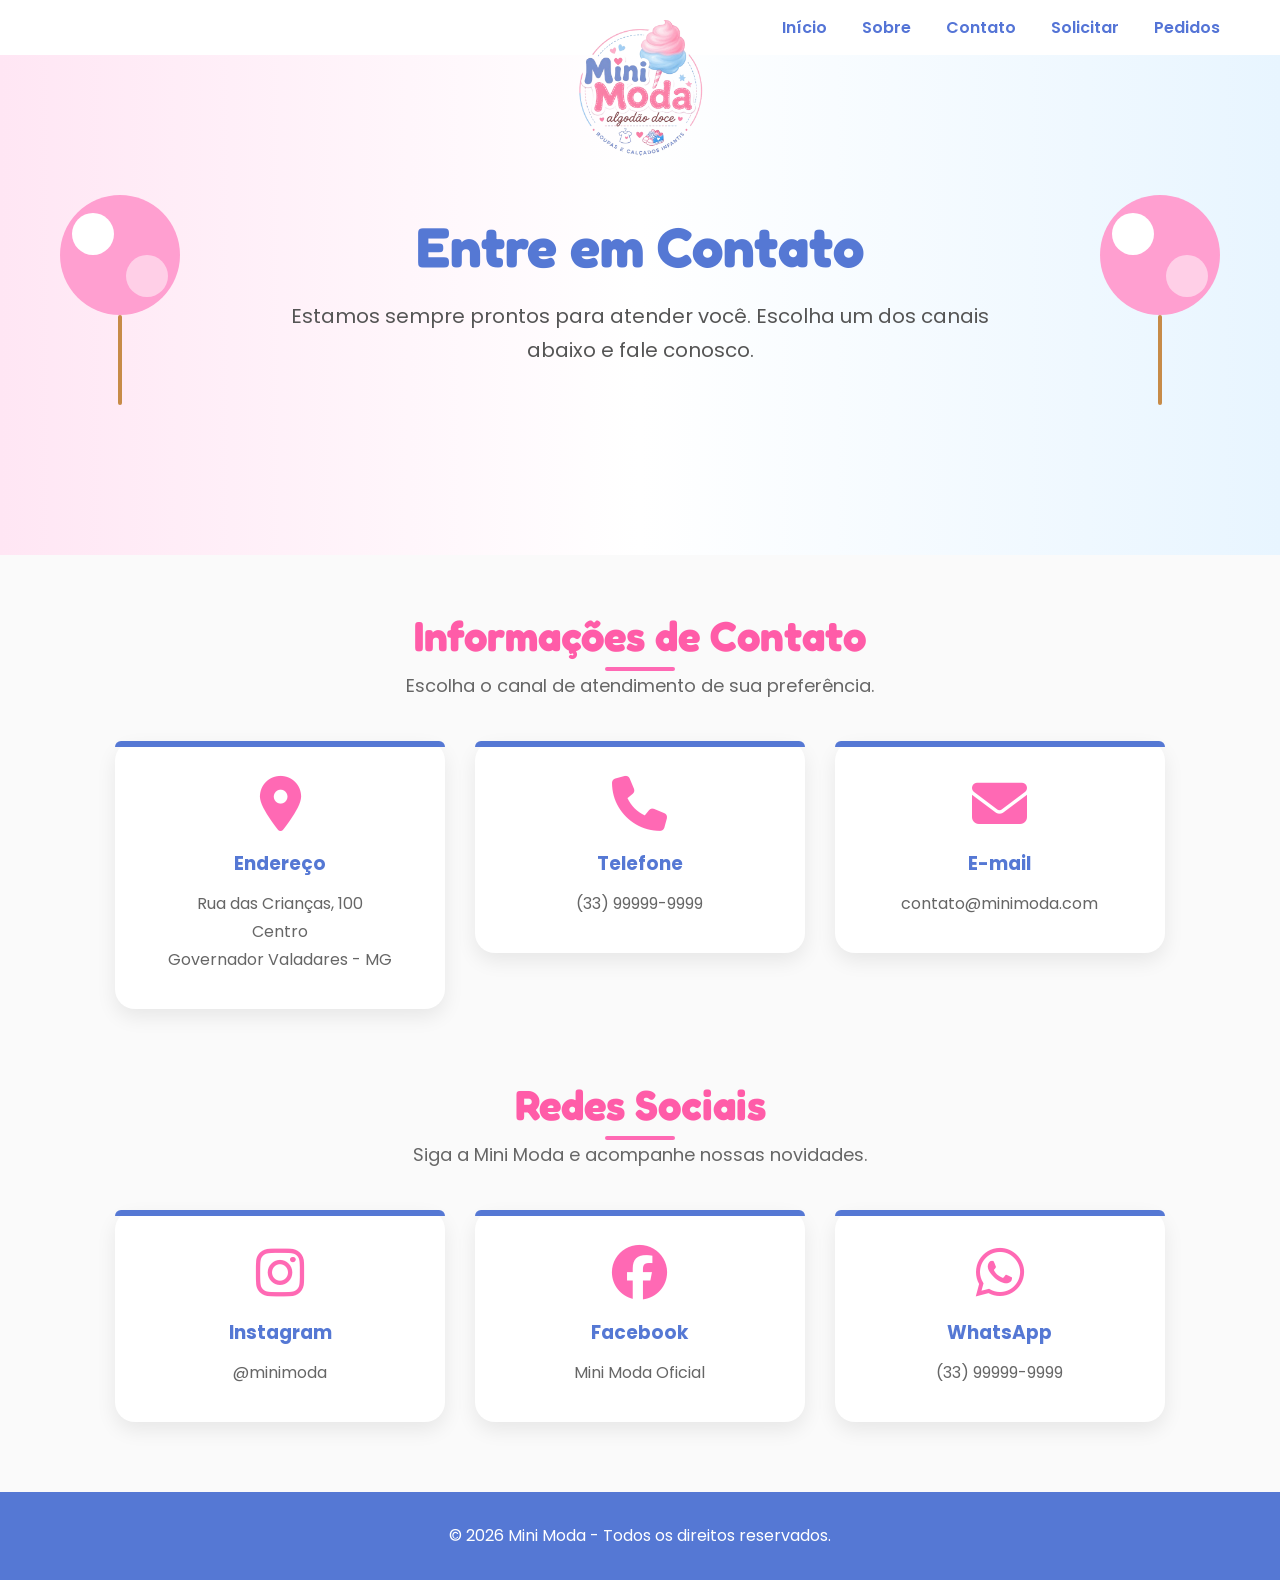
<file: contato.html>
<!DOCTYPE html>
<html lang="pt-BR">

<head>

    <meta charset="UTF-8">
    <meta name="viewport" content="width=device-width, initial-scale=1.0">

    <title>Contato | Mini Moda</title>

    <link rel="stylesheet" href="css/style.css">
    <link rel="stylesheet" href="css/responsive.css">

    <link href="https://fonts.googleapis.com/css2?family=Fredoka:wght@400;500;600&family=Poppins:wght@300;400;500;600&display=swap" rel="stylesheet">

    <link rel="stylesheet"
    href="https://cdnjs.cloudflare.com/ajax/libs/font-awesome/6.7.2/css/all.min.css">

</head>

<body>

<header>

    <div class="logo">
        <img src="img/banner.png" alt="Mini Moda">
    </div>

    <nav>

        <ul>
            <li><a href="index.html">Início</a></li>
            <li><a href="sobre.html">Sobre</a></li>
            <li><a href="contato.html">Contato</a></li>
            <li><a href="formulario.html">Solicitar</a></li>
            <li><a href="pedidos.html">Pedidos</a></li>
        </ul>

    </nav>

</header>
<section class="banner">

    <div class="algodao-esquerdo">
        <div class="palito"></div>
    </div>

    <div class="algodao-direito">
        <div class="palito"></div>
    </div>

    <div class="banner-texto">

        <h1>Entre em Contato</h1>

        <p>
            Estamos sempre prontos para atender você.
            Escolha um dos canais abaixo e fale conosco.
        </p>

    </div>

</section>
<section class="titulo">

    <h2>Informações de Contato</h2>

    <p>Escolha o canal de atendimento de sua preferência.</p>

</section>

<section class="beneficios">

    <a href="https://maps.google.com/?q=Governador+Valadares+MG"
       target="_blank"
       style="text-decoration:none;color:inherit;">

        <div>

            <i class="fa-solid fa-location-dot"></i>

            <h3>Endereço</h3>

            <p>
                Rua das Crianças, 100<br>
                Centro<br>
                Governador Valadares - MG
            </p>

        </div>

    </a>

    <a href="tel:+5533999999999"
       style="text-decoration:none;color:inherit;">

        <div>

            <i class="fa-solid fa-phone"></i>

            <h3>Telefone</h3>

            <p>(33) 99999-9999</p>

        </div>

    </a>

    <a href="mailto:contato@minimoda.com"
       style="text-decoration:none;color:inherit;">

        <div>

            <i class="fa-solid fa-envelope"></i>

            <h3>E-mail</h3>

            <p>contato@minimoda.com</p>

        </div>

    </a>

</section>

<section class="titulo">

    <h2>Redes Sociais</h2>

    <p>Siga a Mini Moda e acompanhe nossas novidades.</p>

</section>

<section class="beneficios">

    <a href="https://instagram.com/minimoda"
       target="_blank"
       style="text-decoration:none;color:inherit;">

        <div>

            <i class="fab fa-instagram"></i>

            <h3>Instagram</h3>

            <p>@minimoda</p>

        </div>

    </a>

    <a href="https://facebook.com"
       target="_blank"
       style="text-decoration:none;color:inherit;">

        <div>

            <i class="fab fa-facebook"></i>

            <h3>Facebook</h3>

            <p>Mini Moda Oficial</p>

        </div>

    </a>

    <a href="https://wa.me/5533999999999"
       target="_blank"
       style="text-decoration:none;color:inherit;">

        <div>

            <i class="fab fa-whatsapp"></i>

            <h3>WhatsApp</h3>

            <p>(33) 99999-9999</p>

        </div>

    </a>

</section>

<footer>

    <p>
        © 2026 Mini Moda - Todos os direitos reservados.
    </p>

</footer>

<script src="js/script.js"></script>

</body>

</html>
</file>
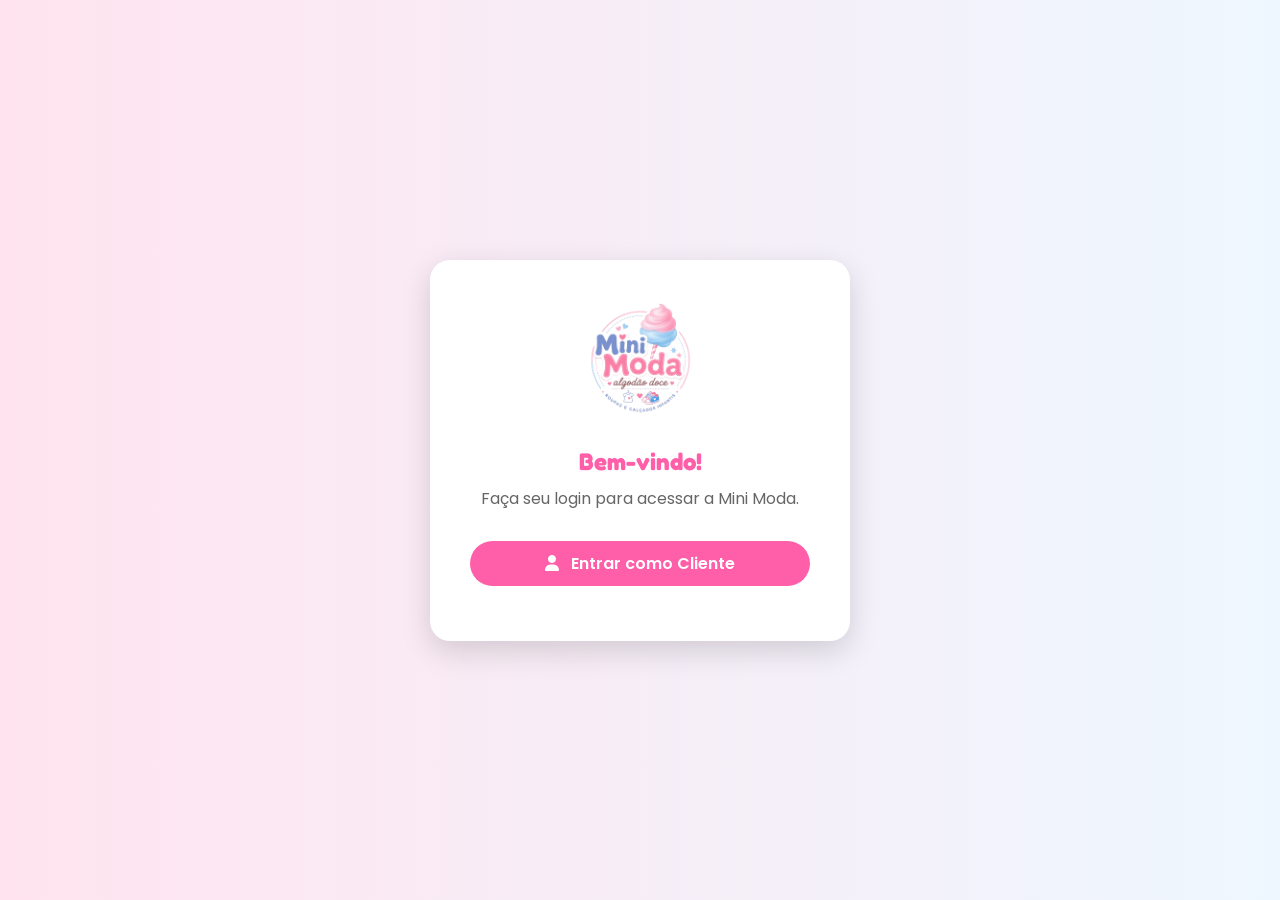
<file: login.html>
<!DOCTYPE html>
<html lang="pt-BR">

<head>

<meta charset="UTF-8">
<meta name="viewport" content="width=device-width, initial-scale=1.0">

<title>Bem-vindo | Mini Moda</title>

<link rel="stylesheet" href="css/style.css">
<link rel="stylesheet" href="css/responsive.css">

<link href="https://fonts.googleapis.com/css2?family=Fredoka:wght@400;600&family=Poppins:wght@300;400;500;600&display=swap" rel="stylesheet">

<link rel="stylesheet"
href="https://cdnjs.cloudflare.com/ajax/libs/font-awesome/6.7.2/css/all.min.css">

</head>

<body>

<section class="login">

    <div class="login-box">

        <img src="img/banner.png" alt="Mini Moda">

        <h1>Bem-vindo!</h1>

        <p>
            Faça seu login para acessar a Mini Moda.
        </p>

        <a href="cliente-login.html" class="btn-login">
            <i class="fa-solid fa-user"></i>
            Entrar como Cliente
        </a>

    </div>

</section>

</body>

</html>
</file>
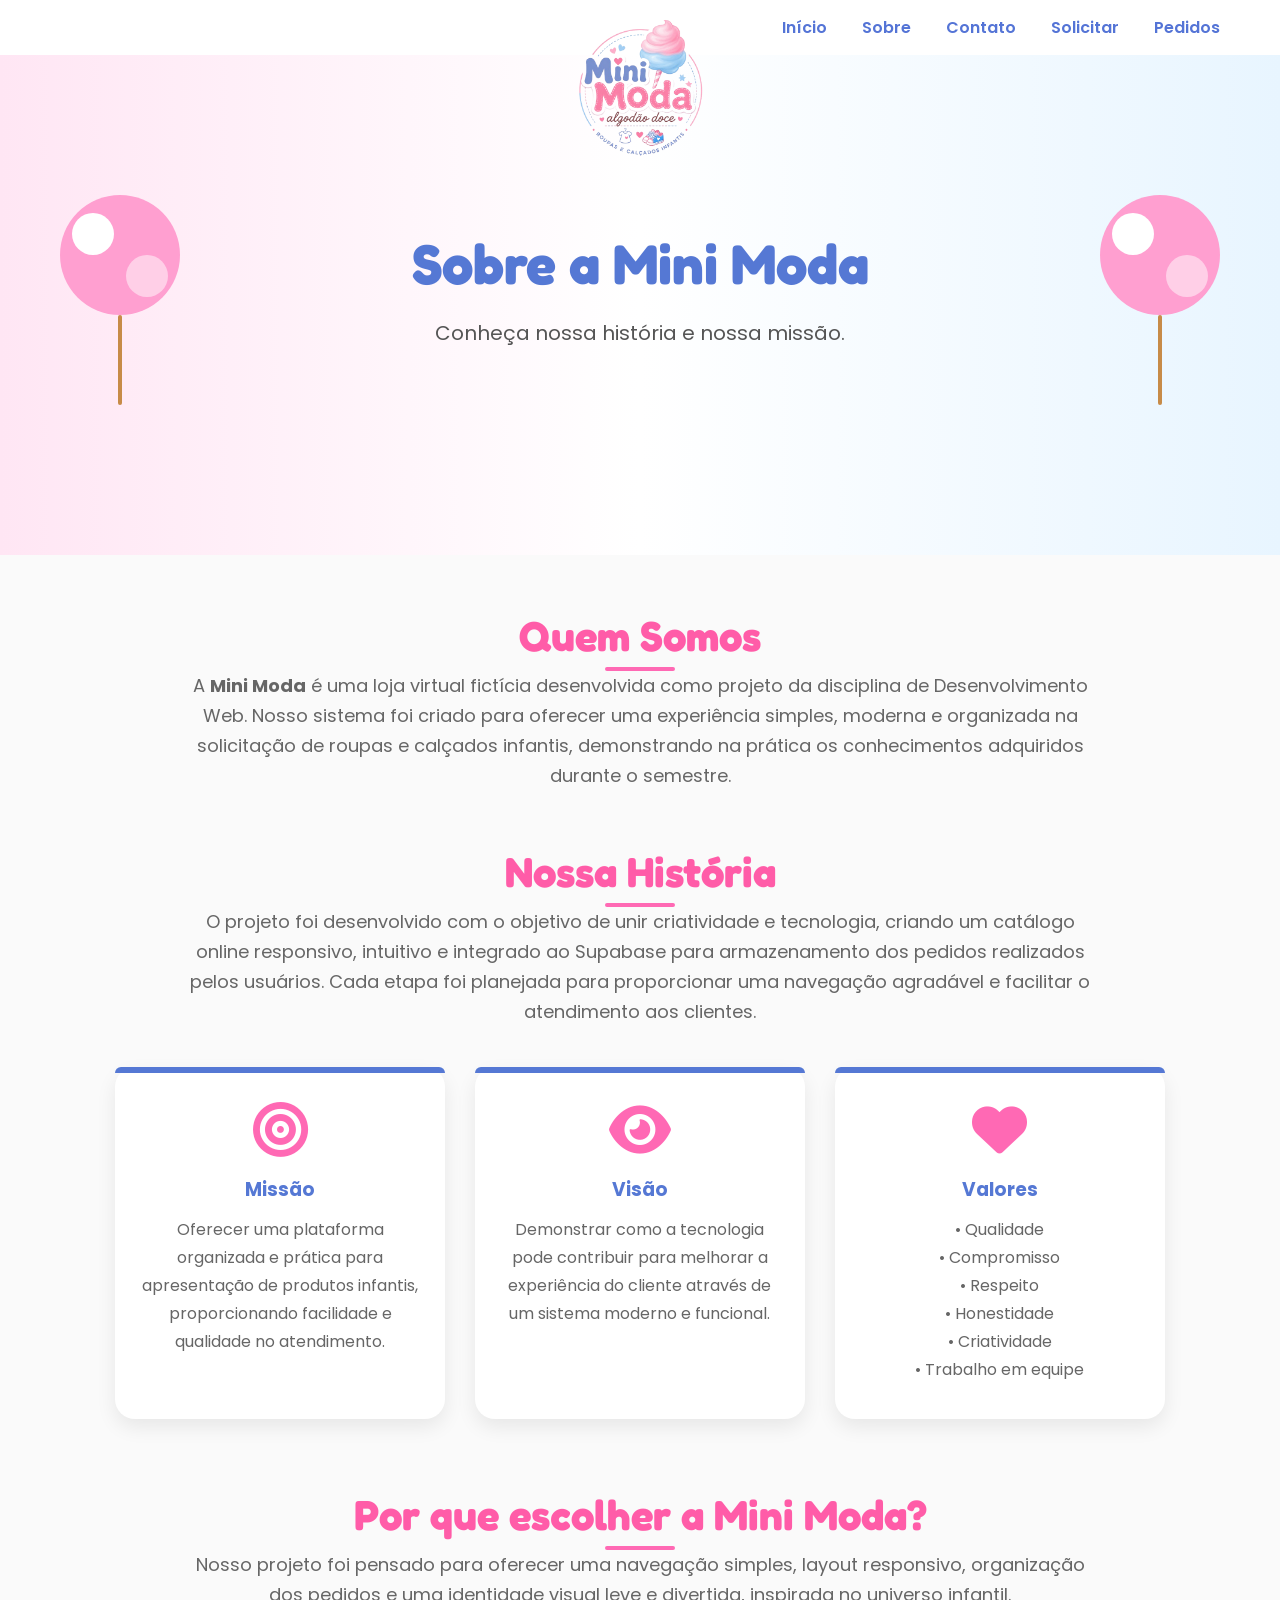
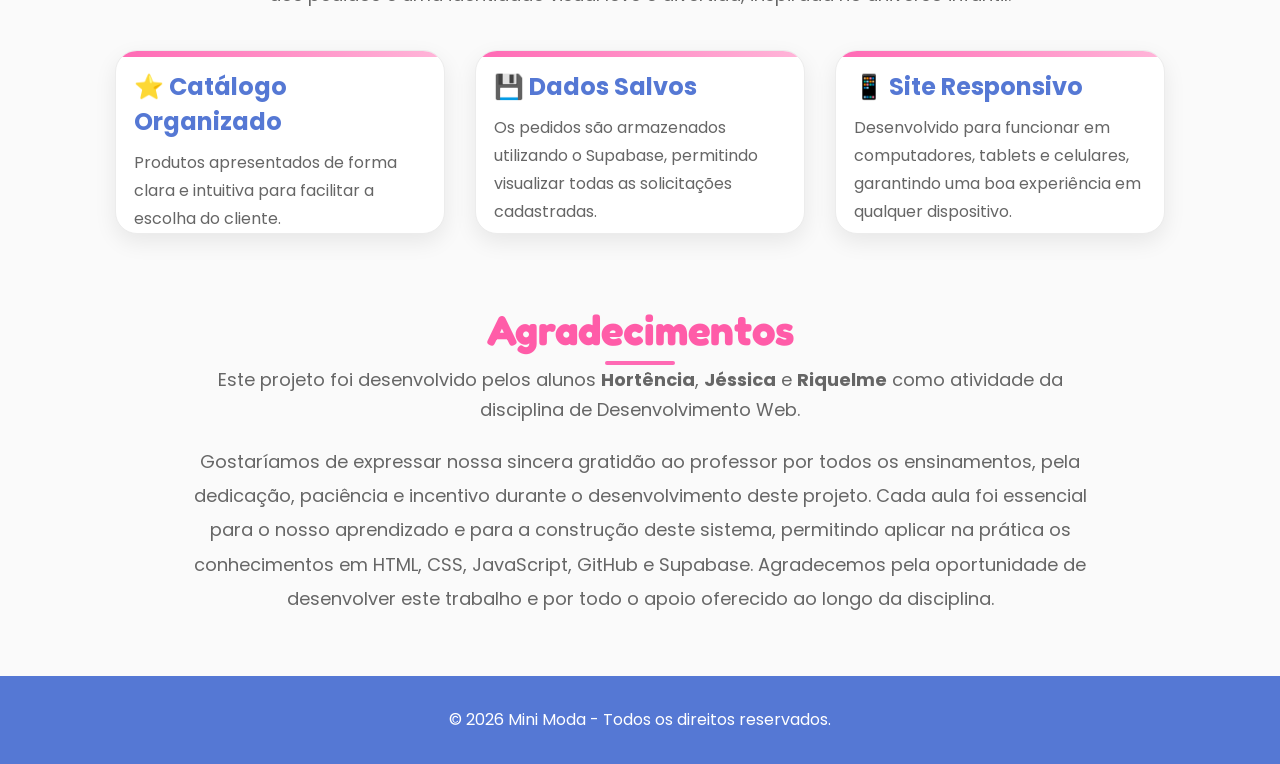
<file: sobre.html>
<!DOCTYPE html>
<html lang="pt-BR">

<head>

    <meta charset="UTF-8">
    <meta name="viewport" content="width=device-width, initial-scale=1.0">

    <title>Sobre | Mini Moda</title>

    <link rel="stylesheet" href="css/style.css">
    <link rel="stylesheet" href="css/responsive.css">

    <link href="https://fonts.googleapis.com/css2?family=Fredoka:wght@400;500;600&family=Poppins:wght@300;400;500;600&display=swap" rel="stylesheet">

    <link rel="stylesheet"
    href="https://cdnjs.cloudflare.com/ajax/libs/font-awesome/6.7.2/css/all.min.css">

</head>

<body>

<header>

    <div class="logo">
        <img src="img/banner.png" alt="Mini Moda">
    </div>

    <nav>

        <ul>
            <li><a href="index.html">Início</a></li>
            <li><a href="sobre.html" class="ativo">Sobre</a></li>
            <li><a href="contato.html">Contato</a></li>
            <li><a href="formulario.html">Solicitar</a></li>
            <li><a href="pedidos.html">Pedidos</a></li>
        </ul>

    </nav>

</header>

<section class="banner">

    <div class="algodao-esquerdo">
        <div class="palito"></div>
    </div>

    <div class="algodao-direito">
        <div class="palito"></div>
    </div>

    <div class="banner-texto">

       <h1>Sobre a Mini Moda</h1>

<p>
Conheça nossa história e nossa missão.
</p>

    </div>

</section>

<section class="titulo">

    <h2>Quem Somos</h2>

    <p>
        A <strong>Mini Moda</strong> é uma loja virtual fictícia desenvolvida como projeto da
        disciplina de Desenvolvimento Web. Nosso sistema foi criado para oferecer
        uma experiência simples, moderna e organizada na solicitação de roupas e
        calçados infantis, demonstrando na prática os conhecimentos adquiridos
        durante o semestre.
    </p>

</section>

<section class="titulo">

    <h2>Nossa História</h2>

    <p>
        O projeto foi desenvolvido com o objetivo de unir criatividade e tecnologia,
        criando um catálogo online responsivo, intuitivo e integrado ao Supabase
        para armazenamento dos pedidos realizados pelos usuários. Cada etapa foi
        planejada para proporcionar uma navegação agradável e facilitar o
        atendimento aos clientes.
    </p>

</section>

<section class="beneficios">

    <div>

        <i class="fa-solid fa-bullseye"></i>

        <h3>Missão</h3>

        <p>
            Oferecer uma plataforma organizada e prática para apresentação de
            produtos infantis, proporcionando facilidade e qualidade no atendimento.
        </p>

    </div>

    <div>

        <i class="fa-solid fa-eye"></i>

        <h3>Visão</h3>

        <p>
            Demonstrar como a tecnologia pode contribuir para melhorar a experiência
            do cliente através de um sistema moderno e funcional.
        </p>

    </div>

    <div>

        <i class="fa-solid fa-heart"></i>

        <h3>Valores</h3>

        <p>
            • Qualidade<br>
            • Compromisso<br>
            • Respeito<br>
            • Honestidade<br>
            • Criatividade<br>
            • Trabalho em equipe
        </p>

    </div>

</section>

<section class="titulo">

    <h2>Por que escolher a Mini Moda?</h2>

    <p>
        Nosso projeto foi pensado para oferecer uma navegação simples,
        layout responsivo, organização dos pedidos e uma identidade visual
        leve e divertida, inspirada no universo infantil.
    </p>

</section>

<section class="produtos">

    <div class="card">

        <h3>⭐ Catálogo Organizado</h3>

        <p>
            Produtos apresentados de forma clara e intuitiva para facilitar
            a escolha do cliente.
        </p>

    </div>

    <div class="card">

        <h3>💾 Dados Salvos</h3>

        <p>
            Os pedidos são armazenados utilizando o Supabase,
            permitindo visualizar todas as solicitações cadastradas.
        </p>

    </div>

    <div class="card">

        <h3>📱 Site Responsivo</h3>

        <p>
            Desenvolvido para funcionar em computadores, tablets e celulares,
            garantindo uma boa experiência em qualquer dispositivo.
        </p>

    </div>

</section>

<section class="titulo">

    <h2>Agradecimentos</h2>

    <p>
        Este projeto foi desenvolvido pelos alunos
        <strong>Hortência</strong>,
        <strong>Jéssica</strong> e
        <strong>Riquelme</strong>
        como atividade da disciplina de Desenvolvimento Web.
    </p>

    <p style="max-width:900px; margin:20px auto; line-height:1.9;">
        Gostaríamos de expressar nossa sincera gratidão ao professor por todos os
        ensinamentos, pela dedicação, paciência e incentivo durante o desenvolvimento
        deste projeto. Cada aula foi essencial para o nosso aprendizado e para a
        construção deste sistema, permitindo aplicar na prática os conhecimentos em
        HTML, CSS, JavaScript, GitHub e Supabase. Agradecemos pela oportunidade de
        desenvolver este trabalho e por todo o apoio oferecido ao longo da disciplina.
    </p>

</section>

<footer>

    <p>
        © 2025 Mini Moda - Todos os direitos reservados.
    </p>

</footer>

<script src="js/script.js"></script>

</body>
</html>
</file>
<file: css/style.css>
/* ==========================================
   MINI MODA
   Desenvolvido por:
   Hortência • Jéssica • Riquelme
========================================== */

*{
    margin:0;
    padding:0;
    box-sizing:border-box;
}

html{
    scroll-behavior:smooth;
}

body{
    font-family:'Poppins',sans-serif;
    background:#fafafa;
    color:#444;
    overflow-x:hidden;
}

/*==========================================
HEADER
==========================================*/

header{
    position: relative;
    display: flex;
    align-items: center;
    justify-content: center;
    padding: 15px 60px;
    background: #fff;
    box-shadow: 0 2px 10px rgba(0,0,0,.08);
}

.logo {
    position: absolute;
    top: 15px;          /* aumenta a distância do topo */
    left: 50%;
    transform: translateX(-50%);
    z-index: 1000;
}

.logo img {
    width: 150px;
    height: auto;
}

nav{
    margin-left: auto;
}

nav ul{
    display: flex;
    gap: 35px;
    list-style: none;
    align-items: center;
}

nav a{
    text-decoration: none;
    color: #5474d6;
    font-weight: 600;
}
/*==========================================
BANNER
==========================================*/

.banner{
    position:relative;
    overflow:hidden;
    min-height:500px;
    display:flex;
    justify-content:center;
    align-items:center;
    text-align:center;
    background:linear-gradient(90deg,#ffe6f4,#ffffff,#e8f5ff);
}

.banner-texto{
    max-width:760px;
    position:relative;
    z-index:5;
}

.banner h1{
    font-size:56px;
    color:#5578d4;
    font-family:'Fredoka',sans-serif;
    margin-bottom:20px;
    line-height:65px;
}

.banner p{
    font-size:20px;
    color:#555;
    line-height:34px;
    margin-bottom:30px;
}

/*==========================================
ALGODÕES DOCES
==========================================*/

.banner{
    position: relative;
    overflow: hidden;
}

.algodao-esquerdo,
.algodao-direito{
    position: absolute;
    width: 120px;
    height: 120px;
    background: #ff9fd0;
    border-radius: 50%;
    animation: flutuar 4s ease-in-out infinite;
    z-index: 2;
    pointer-events: none;
}

.algodao-esquerdo{
    left: 60px;
    top: 140px;
}

.algodao-direito{
    right: 60px;
    top: 140px;
}

.algodao-esquerdo::before,
.algodao-direito::before{
    content: "";
    position: absolute;
    width: 42px;
    height: 42px;
    background: #fff;
    border-radius: 50%;
    top: 18px;
    left: 12px;
}

.algodao-esquerdo::after,
.algodao-direito::after{
    content: "";
    position: absolute;
    width: 42px;
    height: 42px;
    background: rgba(255,255,255,.5);
    border-radius: 50%;
    bottom: 18px;
    right: 12px;
}

.palito{
    position: absolute;
    width: 4px;
    height: 90px;
    background: #c78b48;
    left: 50%;
    top: 100%;
    transform: translateX(-50%);
    border-radius: 3px;
}

@keyframes flutuar{

    0%{
        transform: translateY(0);
    }

    50%{
        transform: translateY(-12px);
    }

    100%{
        transform: translateY(0);
    }

}
/*==========================================
BOTÃO
==========================================*/

.btn{
    display:inline-block;
    padding:16px 42px;
    background:#5578d4;
    color:#fff;
    text-decoration:none;
    border-radius:50px;
    font-weight:bold;
    transition:.3s;
}

.btn:hover{
    background:#ff69b4;
    transform:translateY(-4px);
}

/*==========================================
TÍTULOS
==========================================*/

.titulo{
    width:80%;
    max-width:900px;
    margin:55px auto 35px;
    text-align:center;
}

.titulo h2{
    color:#ff5ca8;
    font-size:42px;
    font-family:'Fredoka',sans-serif;
    margin-bottom:10px;
}

.titulo p{
    color:#666;
    line-height:30px;
    font-size:18px;
}
/*==========================================
PRODUTOS
==========================================*/

.produtos{

    width:82%;
    max-width:1150px;

    margin:40px auto 70px;

    display:grid;

    grid-template-columns:repeat(auto-fit,minmax(280px,1fr));

    gap:30px;

}

.card{

    background:#fff;

    border-radius:22px;

    overflow:hidden;

    border:1px solid #ececec;

    box-shadow:0 8px 22px rgba(0,0,0,.08);

    transition:.35s;

    animation:subir .8s;

}

.card:hover{

    transform:translateY(-10px);

    box-shadow:0 18px 35px rgba(0,0,0,.12);

}

.card img{

    width:100%;
    height:250px;
    object-fit:cover;

}

.card h3{

    color:#5578d4;

    padding:18px 18px 10px;

    font-size:24px;

}

.card p{

    padding:0 18px;

    color:#666;

    line-height:28px;

    min-height:60px;

}

.estrelas{

    color:#FFD700;

    font-size:20px;

    margin:12px 18px;

    letter-spacing:3px;

}

.card span{

    display:block;

    padding:8px 18px 18px;

    font-size:24px;

    color:#ff5ca8;

    font-weight:bold;

}

.card a{

    display:block;

    margin:0 18px 20px;

    padding:14px;

    text-align:center;

    text-decoration:none;

    border-radius:50px;

    background:#5578d4;

    color:#fff;

    font-weight:bold;

    transition:.3s;

}

.card a:hover{

    background:#ff69b4;

    transform:scale(1.02);

}
/*==========================================
BENEFÍCIOS
==========================================*/

.beneficios{

    width:82%;
    max-width:1150px;

    margin:40px auto 70px;

    display:grid;

    grid-template-columns:repeat(auto-fit,minmax(260px,1fr));

    gap:30px;

}

.beneficios div{

    background:#fff;

    padding:35px 25px;

    border-radius:20px;

    text-align:center;

    box-shadow:0 8px 20px rgba(0,0,0,.08);

    transition:.3s;

}

.beneficios div:hover{

    transform:translateY(-8px);

}

.beneficios i{

    font-size:55px;

    color:#ff69b4;

    margin-bottom:18px;

}

.beneficios h3{

    color:#5578d4;

    margin-bottom:12px;

}

.beneficios p{

    color:#666;

    line-height:28px;

}


/*==========================================
FORMULÁRIO
==========================================*/

.form-container{

    width:80%;
    max-width:700px;

    margin:60px auto;

    background:#fff;

    padding:40px;

    border-radius:25px;

    box-shadow:0 10px 30px rgba(0,0,0,.08);

}

.form-container h2{

    text-align:center;

    color:#5578d4;

    font-size:38px;

    font-family:'Fredoka',sans-serif;

    margin-bottom:10px;

}

.form-container p{

    text-align:center;

    color:#666;

    margin-bottom:30px;

}

.form-group{

    margin-bottom:20px;

}

.form-group label{

    display:block;

    margin-bottom:8px;

    font-weight:600;

}

.form-group input,
.form-group select,
.form-group textarea{

    width:100%;

    padding:15px;

    border:2px solid #ececec;

    border-radius:12px;

    font-size:16px;

    font-family:'Poppins',sans-serif;

    transition:.3s;

}

.form-group input:focus,
.form-group select:focus,
.form-group textarea:focus{

    outline:none;

    border-color:#ff69b4;

    box-shadow:0 0 10px rgba(255,105,180,.25);

}

.form-group textarea{

    resize:none;

}

.btn-enviar{

    width:100%;

    padding:16px;

    border:none;

    border-radius:50px;

    background:#ff69b4;

    color:#fff;

    font-size:18px;

    font-weight:bold;

    cursor:pointer;

    transition:.3s;

}

.btn-enviar:hover{

    background:#5578d4;

}


/*==========================================
TABELA DE PEDIDOS
==========================================*/

#tabelaPedidos{

    width:82%;

    max-width:950px;

    margin:40px auto;

    border-collapse:collapse;

    overflow:hidden;

    border-radius:18px;

    background:#fff;

    box-shadow:0 10px 30px rgba(0,0,0,.08);

}

#tabelaPedidos th{

    background:#5578d4;

    color:#fff;

    padding:16px;

}

#tabelaPedidos td{

    padding:15px;

    text-align:center;

    border-bottom:1px solid #eee;

}

#tabelaPedidos tr:nth-child(even){

    background:#fff8fc;

}

#tabelaPedidos tr:hover{

    background:#eef6ff;

}


/*==========================================
FOOTER
==========================================*/

footer{

    background:#5578d4;

    color:#fff;

    text-align:center;

    padding:30px 20px;

    margin-top:60px;

}

footer p{

    line-height:28px;

}


/*==========================================
ANIMAÇÃO
==========================================*/

@keyframes subir{

    from{

        opacity:0;

        transform:translateY(40px);

    }

    to{

        opacity:1;

        transform:translateY(0);

    }

}


/*==========================================
RESPONSIVO
==========================================*/

@media(max-width:900px){

header{

    flex-direction:column;

    height:auto;

    padding:20px;

}

nav ul{

    flex-wrap:wrap;

    justify-content:center;

    gap:18px;

    margin-top:18px;

}

.banner{

    min-height:380px;

}

.banner h1{

    font-size:38px;

    line-height:45px;

}

.banner p{

    font-size:18px;

}

.algodao-esquerdo,
.algodao-direito{

    width:120px;

}

.form-container{

    width:92%;

    padding:30px;

}

.produtos,
.beneficios{

    width:92%;

}

#tabelaPedidos{

    width:95%;

    font-size:14px;

}

}

@media(max-width:600px){

.logo img{

    width:100px;

}

.banner{

    min-height:320px;

}

.banner h1{

    font-size:30px;

    line-height:36px;

}

.banner p{

    font-size:16px;

}

.algodao-esquerdo{

    width:80px;

    left:10px;

}

.algodao-direito{

    width:80px;

    right:10px;

}

.btn{

    width:100%;

}

.btn-enviar{

    font-size:16px;

}

}
/*==========================================
EFEITOS EXTRAS - MINI MODA
==========================================*/

/* Barra rosa em cima dos cards */

.card{
    position:relative;
}

.card::before{
    content:"";
    position:absolute;
    top:0;
    left:0;
    width:100%;
    height:6px;
    background:linear-gradient(90deg,#ff69b4,#ffb6d9);
}

/* Barra azul nos benefícios */

.beneficios div{
    position:relative;
}

.beneficios div::before{
    content:"";
    position:absolute;
    top:0;
    left:0;
    width:100%;
    height:6px;
    background:#5578d4;
    border-radius:20px 20px 0 0;
}

/* Hover dos botões */

.btn,
.btn-enviar,
.card a{

    transition:.35s;

}

.btn:hover,
.btn-enviar:hover,
.card a:hover{

    transform:translateY(-4px) scale(1.03);

    box-shadow:0 12px 25px rgba(0,0,0,.18);

}

/* Imagens dos produtos */

.card img{

    transition:.45s;

}

.card:hover img{

    transform:scale(1.06);

}

/* Campos do formulário */

.form-group input:hover,
.form-group select:hover,
.form-group textarea:hover{

    border-color:#ff69b4;

}

/* Linha rosa embaixo dos títulos */

.titulo h2{

    display:inline-block;
    position:relative;

}

.titulo h2::after{

    content:"";

    width:70px;
    height:4px;

    background:#ff69b4;

    position:absolute;

    left:50%;
    transform:translateX(-50%);

    bottom:-10px;

    border-radius:50px;

}

/* Seleção de texto */

::selection{

    background:#ff69b4;
    color:#fff;

}

/* Scroll personalizado */

::-webkit-scrollbar{

    width:10px;

}

::-webkit-scrollbar-track{

    background:#f4f4f4;

}

::-webkit-scrollbar-thumb{

    background:#ff69b4;

    border-radius:30px;

}

::-webkit-scrollbar-thumb:hover{

    background:#5578d4;

}
/*==================================
 ALGODÕES DOCES EM CSS
==================================*/

.banner{
    position: relative;
    overflow: hidden;
}

.algodao{
    position:absolute;
    width:140px;
    height:140px;
    border-radius:50%;
    background:
        radial-gradient(circle at 30% 30%, #fff 0%, #fff 18%, transparent 20%),
        radial-gradient(circle at 70% 35%, #ffd9ef 0%, #ffd9ef 20%, transparent 22%),
        radial-gradient(circle at 45% 70%, #fff 0%, #fff 22%, transparent 24%),
        radial-gradient(circle at 70% 75%, #ffe8f6 0%, #ffe8f6 20%, transparent 22%),
        radial-gradient(circle at 50% 50%, #ffc7e8 0%, #ffc7e8 65%, #fff0f8 100%);
    box-shadow:0 10px 30px rgba(0,0,0,.08);
    animation:flutuar 4s ease-in-out infinite;
    z-index:1;
}

.algodao::after{
    content:"";
    position:absolute;
    width:6px;
    height:120px;
    background:#d7a46d;
    left:50%;
    transform:translateX(-50%);
    bottom:-95px;
    border-radius:10px;
}

.algodao-esquerda{
    left:70px;
    top:130px;
}

.algodao-direita{
    right:70px;
    top:130px;
}

@keyframes flutuar{
    0%{
        transform:translateY(0);
    }

    50%{
        transform:translateY(-12px);
    }

    100%{
        transform:translateY(0);
    }
}
.beneficios a{
    text-decoration:none;
    color:inherit;
}

.beneficios a div{
    transition:.3s;
    cursor:pointer;
}

.beneficios a:hover div{
    transform:translateY(-8px);
    box-shadow:0 15px 35px rgba(0,0,0,.15);
}
/*==========================================
LOGIN
==========================================*/

.login{
    min-height:100vh;
    display:flex;
    justify-content:center;
    align-items:center;
    background:linear-gradient(90deg,#ffe4ef,#eef7ff);
}

.login-box{
    width:420px;
    background:#fff;
    padding:40px;
    border-radius:20px;
    text-align:center;
    box-shadow:0 10px 30px rgba(0,0,0,.15);
}

.login-box img{
    width:120px;
    margin-bottom:20px;
}

.login-box h1{
    color:#ff5fa9;
    margin-bottom:10px;
    font-family:'Fredoka',sans-serif;
}

.login-box p{
    color:#666;
    margin-bottom:30px;
}

.btn-login{
    display:block;
    text-decoration:none;
    background:#4f6fd8;
    color:#fff;
    padding:15px;
    margin:15px 0;
    border-radius:12px;
    font-weight:600;
    transition:.3s;
}

.btn-login:hover{
    background:#ff5fa9;
}

.btn-login i{
    margin-right:8px;
}
.btn-login{
    background:#ff5ea8;
    color:#fff !important;
    padding:10px 20px;
    border-radius:30px;
    transition:.3s;
}

.btn-login:hover{
    background:#4f73d9;
    transform:translateY(-2px);
}
/* ===========================
   Usuário Logado
=========================== */

#usuarioLogado{
    display:flex;
    align-items:center;
    gap:12px;
    margin-left:25px;
    font-family:'Poppins',sans-serif;
}

#usuarioLogado span{
    background:#fff;
    padding:10px 18px;
    border-radius:30px;
    box-shadow:0 5px 15px rgba(0,0,0,.1);
    color:#5578d4;
    font-weight:600;
    display:flex;
    align-items:center;
    gap:8px;
}

#usuarioLogado i{
    color:#ff69b4;
}

#usuarioLogado a{
    background:#ff69b4;
    color:#fff;
    padding:10px 18px;
    border-radius:30px;
    text-decoration:none;
    font-weight:600;
    transition:.3s;
}

#usuarioLogado a:hover{
    background:#5578d4;
}
</file>
<file: css/responsive.css>
/* =====================================
   RESPONSIVIDADE - MINI MODA
======================================*/

/* Tablets */

@media(max-width:992px){

header{

flex-direction:column;

height:auto;

padding:20px;

}

nav ul{

flex-wrap:wrap;

justify-content:center;

gap:18px;

margin-top:15px;

}

.banner{

height:auto;

padding:80px 30px;

}

.banner h1{

font-size:42px;

}

.banner p{

font-size:18px;

line-height:30px;

}

.logo img{

width:120px;

}

}

/* Celulares */

@media(max-width:768px){

header{

padding:20px;

}

.banner{

padding:60px 20px;

}

.banner h1{

font-size:34px;

}

.banner p{

font-size:17px;

}

.btn{

padding:14px 30px;

font-size:16px;

}

.titulo{

padding:50px 20px;

}

.titulo h2{

font-size:34px;

}

.produtos{

grid-template-columns:1fr;

width:95%;

}

.card img{

height:230px;

}

.beneficios{

grid-template-columns:1fr;

padding:50px 20px;

}

footer{

font-size:14px;

padding:25px;

}

}

/* Celulares pequenos */

@media(max-width:480px){

.logo img{

width:95px;

}

nav ul{

gap:10px;

}

nav a{

font-size:14px;

}

.banner h1{

font-size:28px;

}

.banner p{

font-size:15px;

line-height:26px;

}

.btn{

width:100%;

}

.card h3{

font-size:22px;

}

.card span{

font-size:20px;

}

}
</file>
